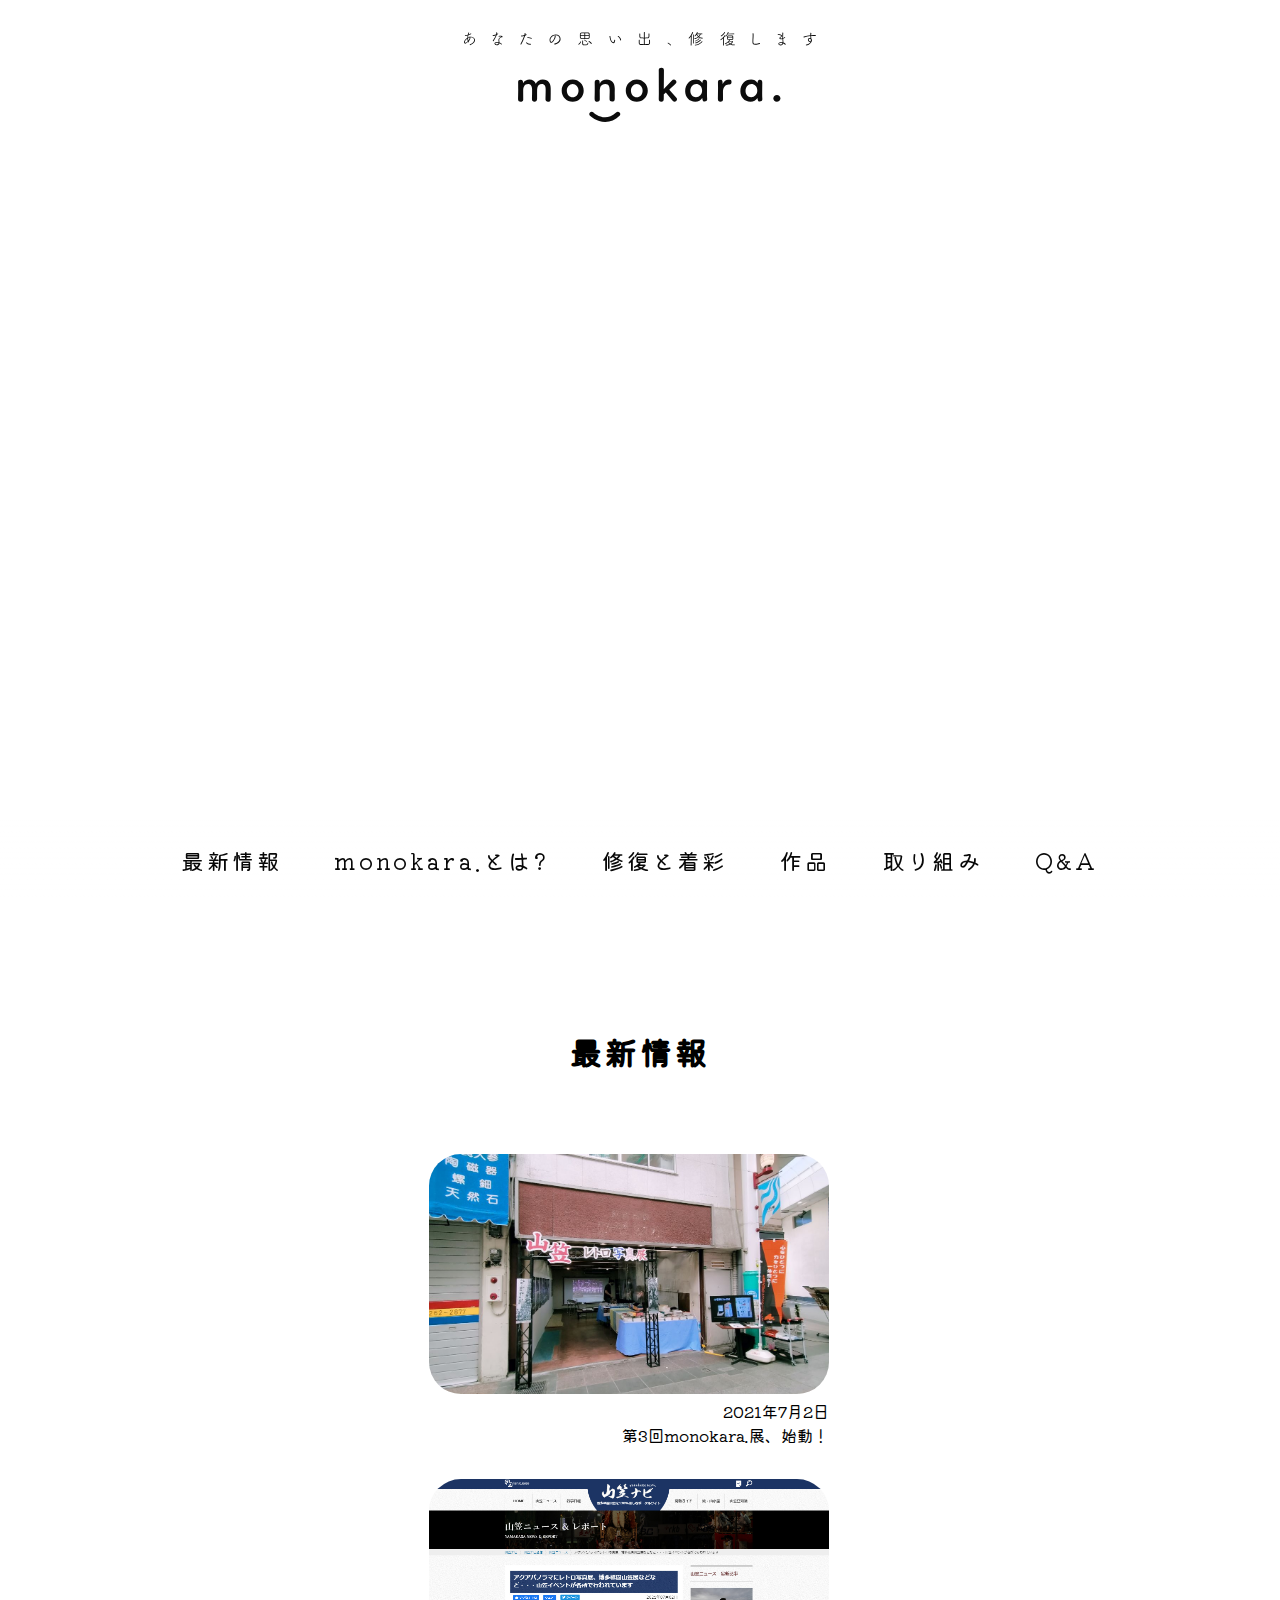
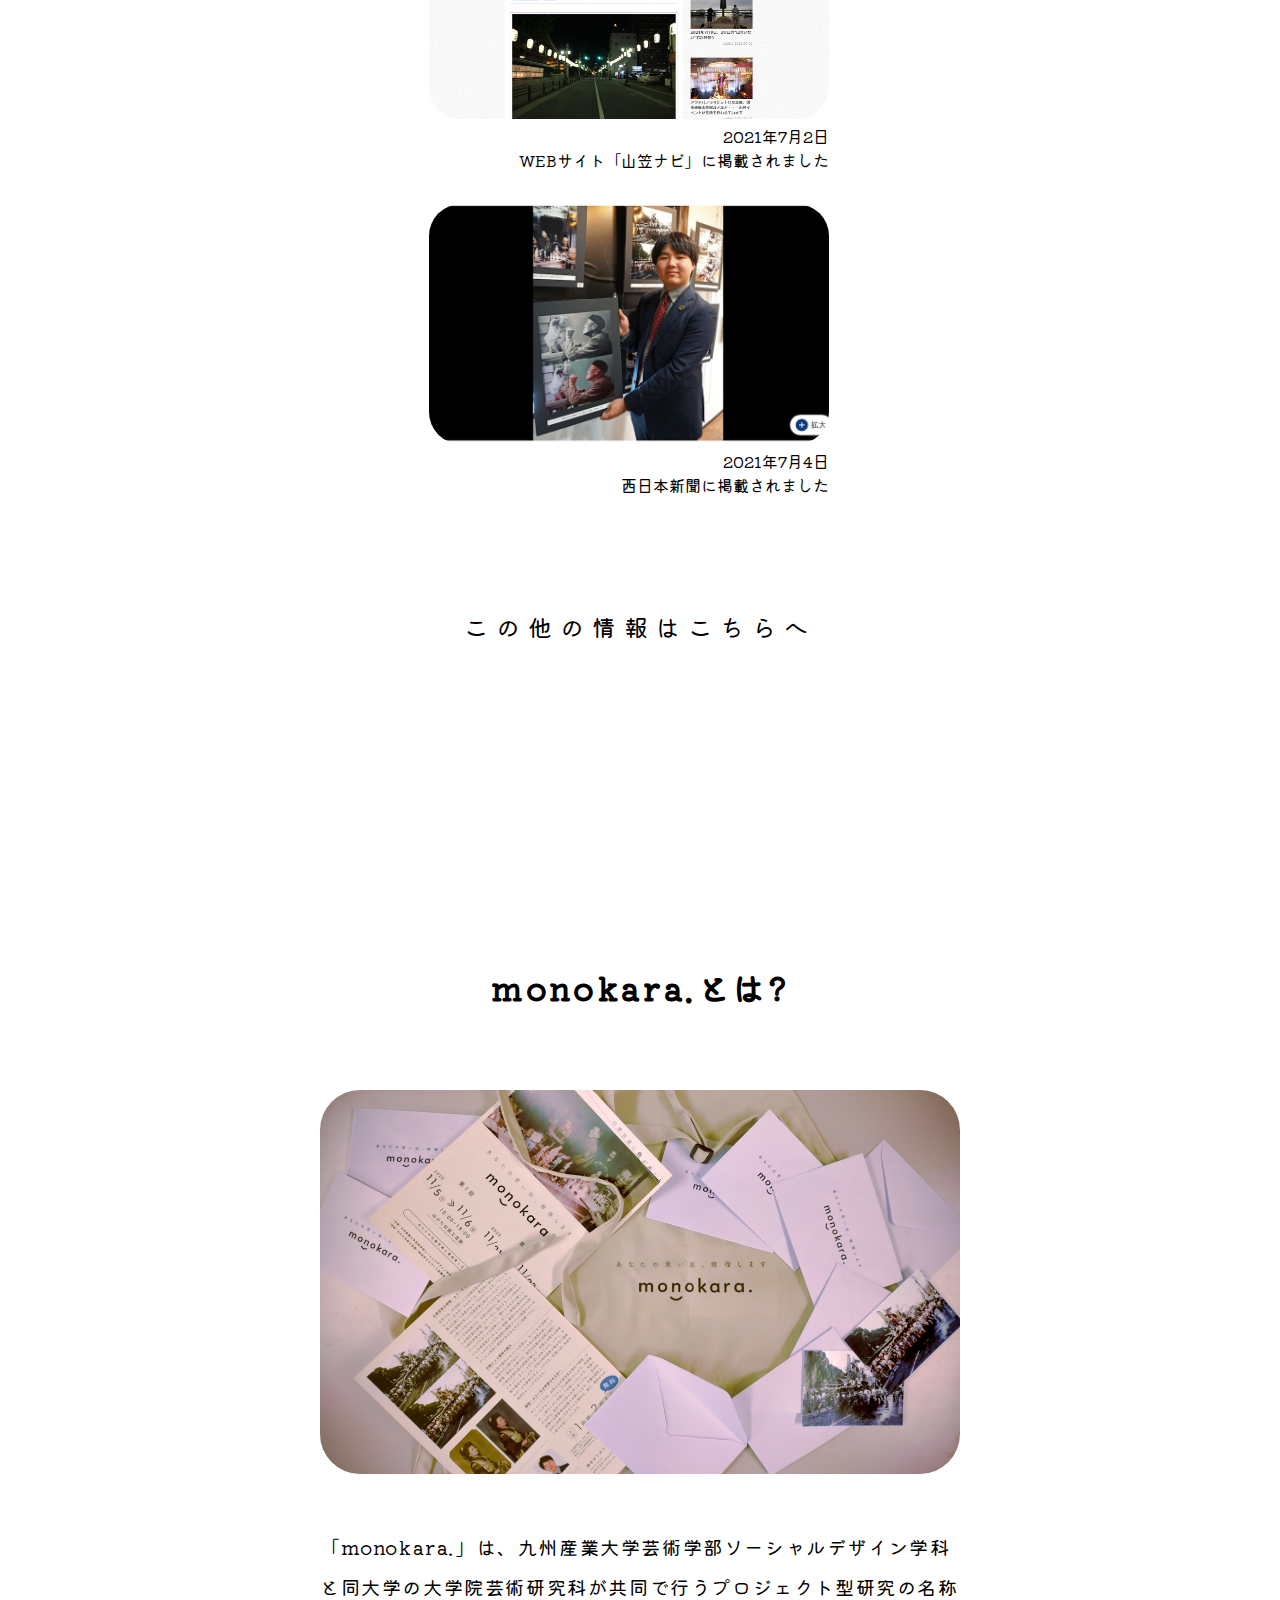
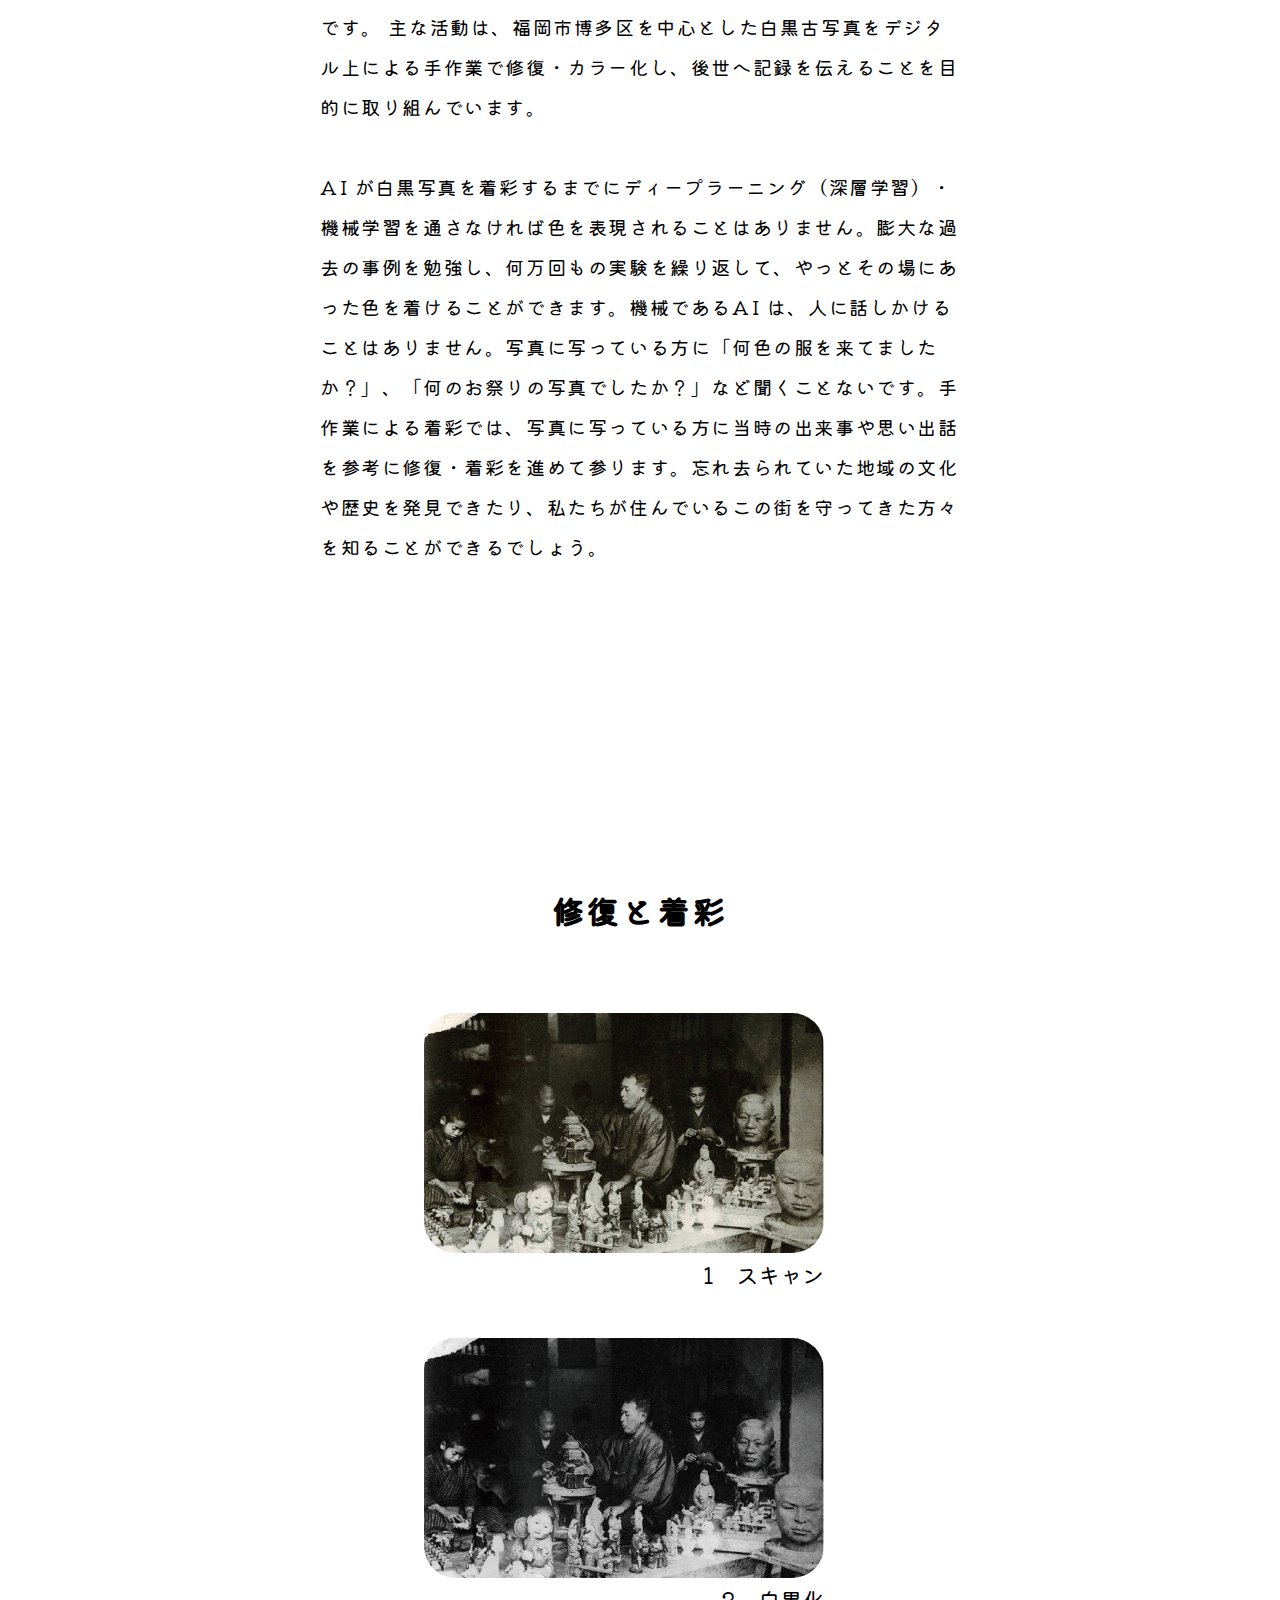
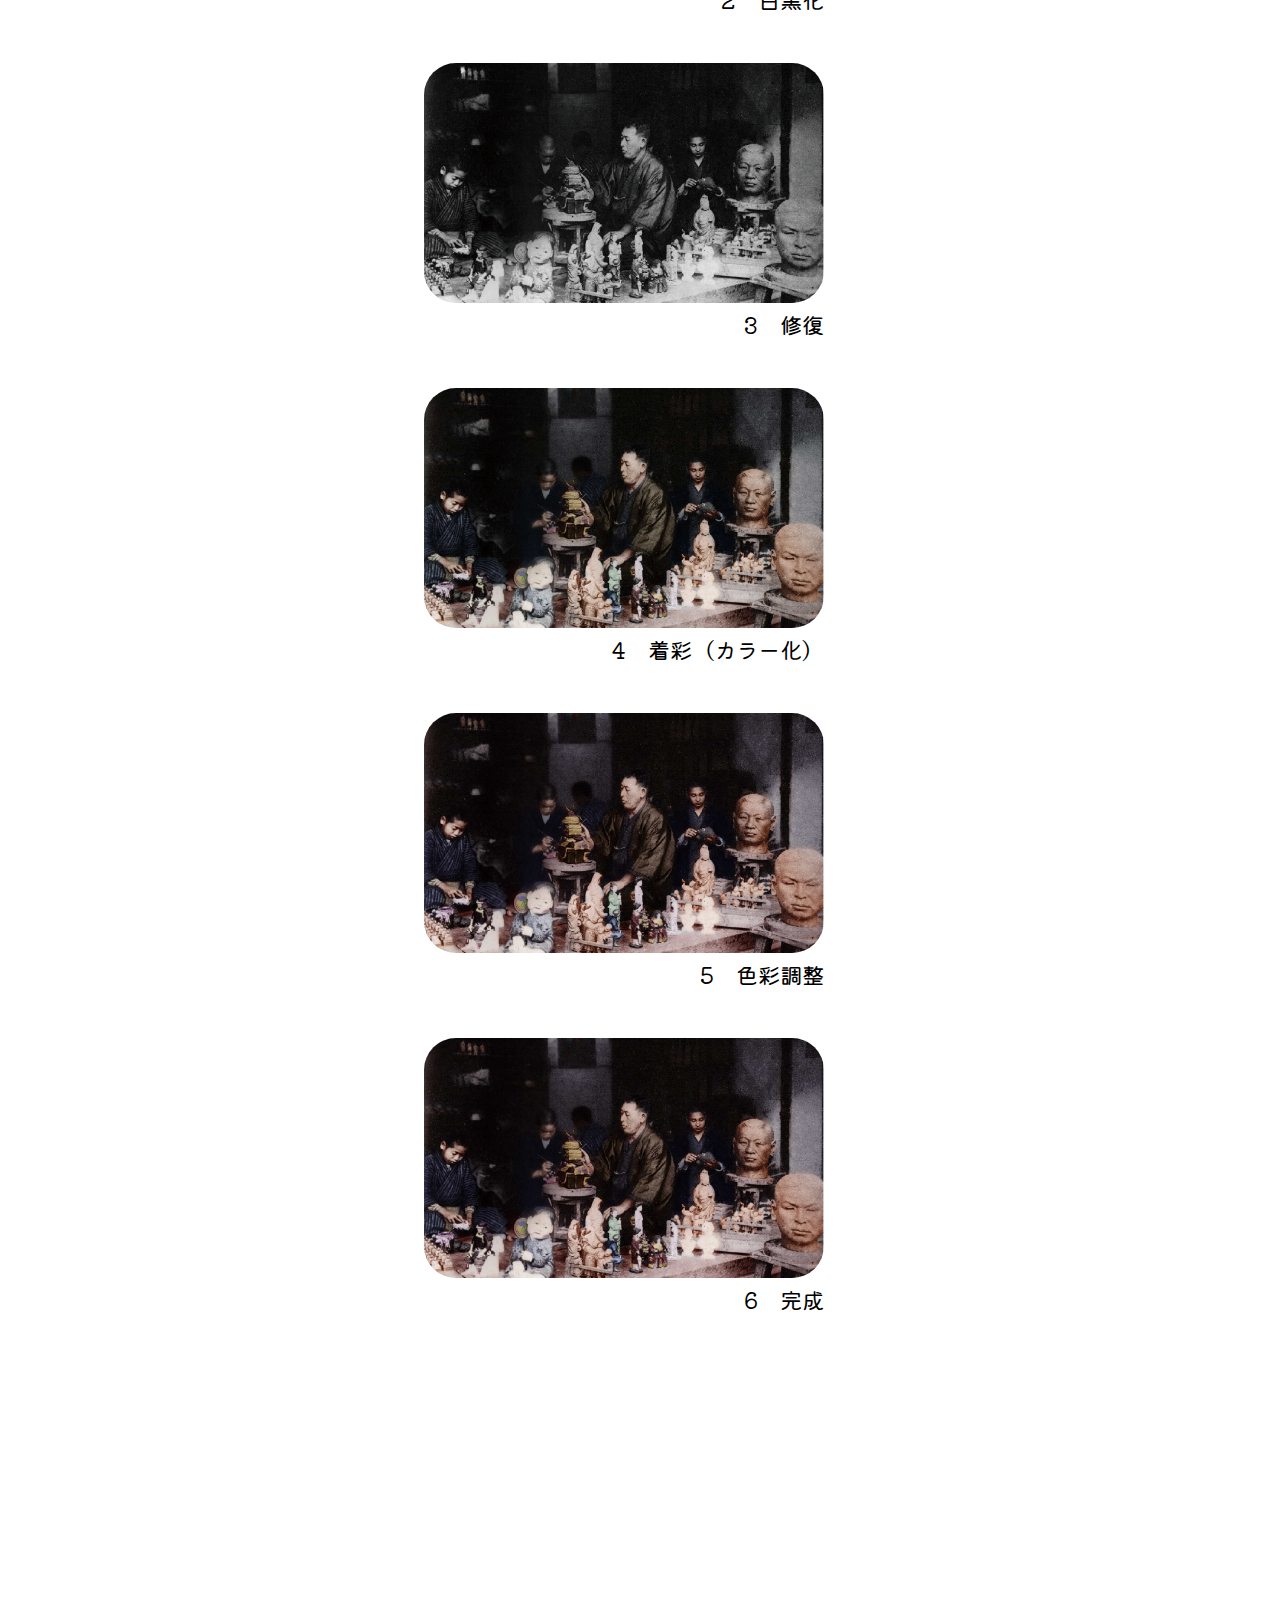
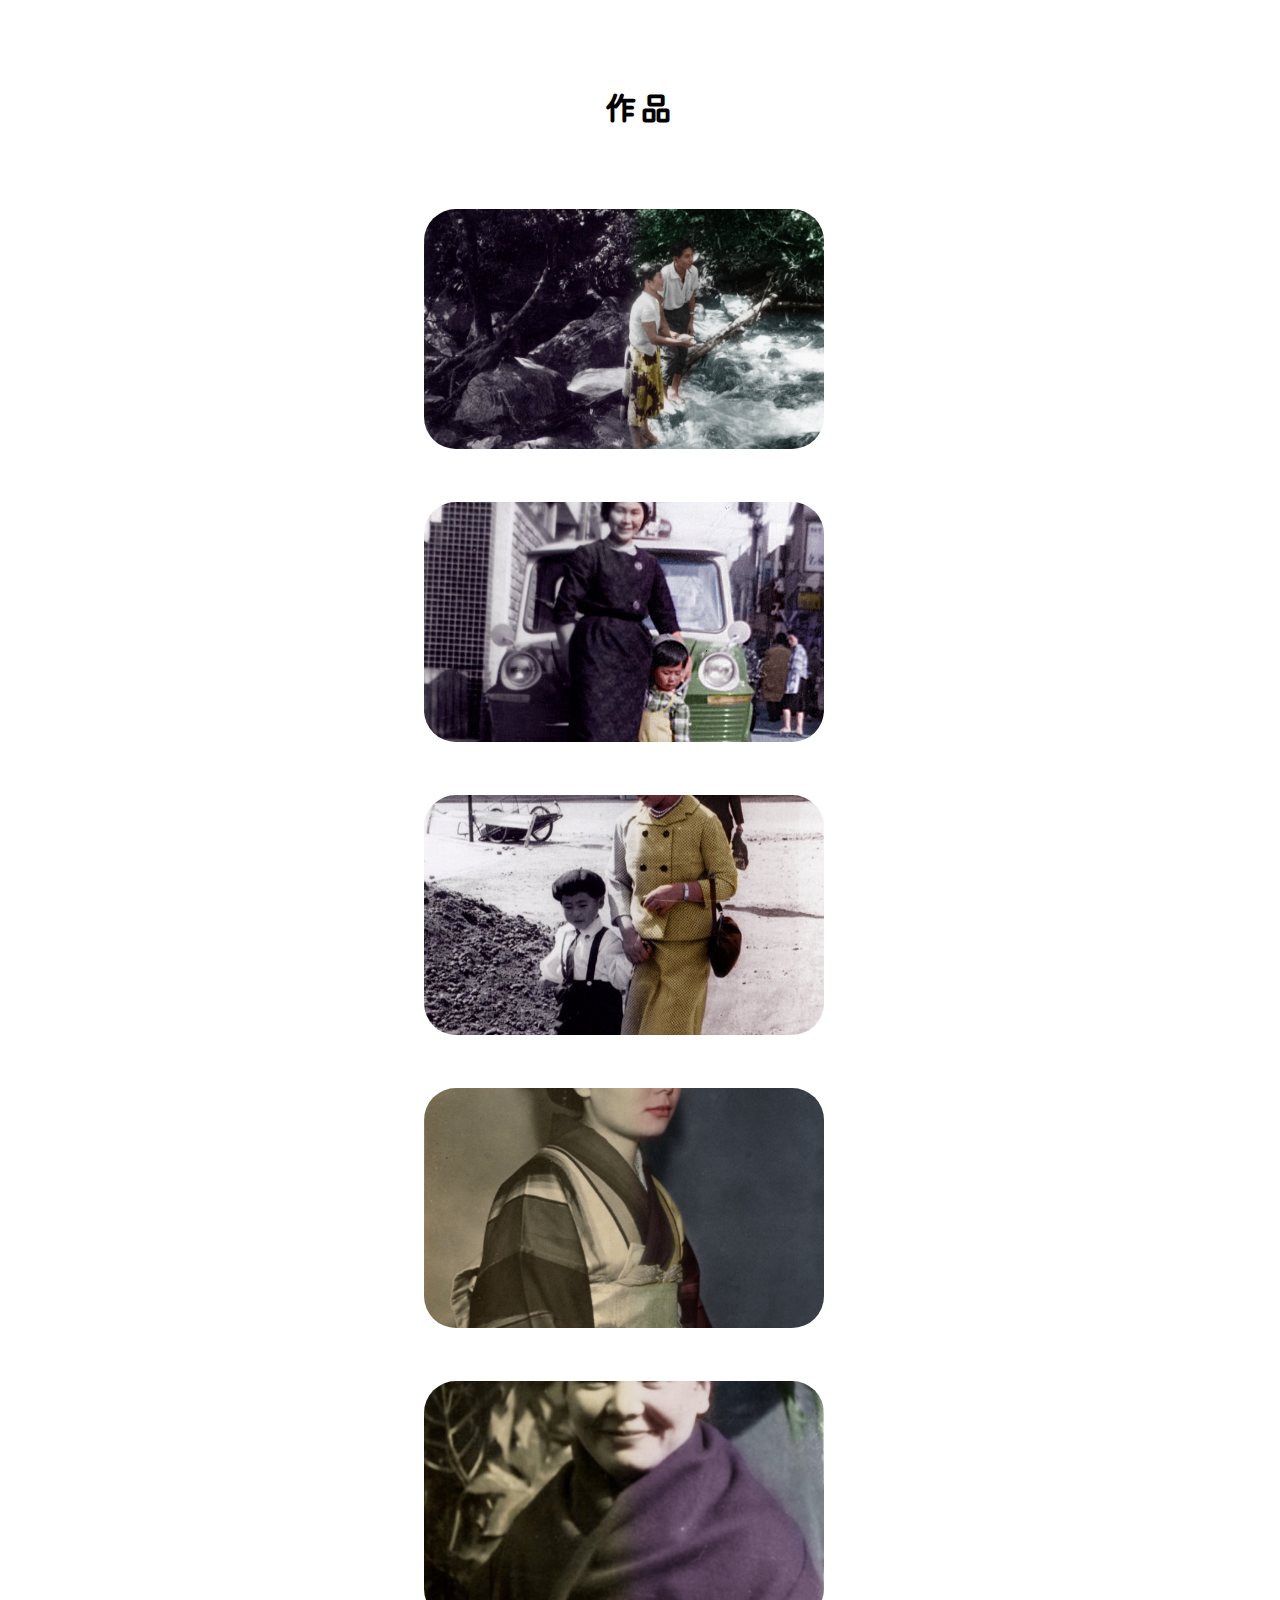
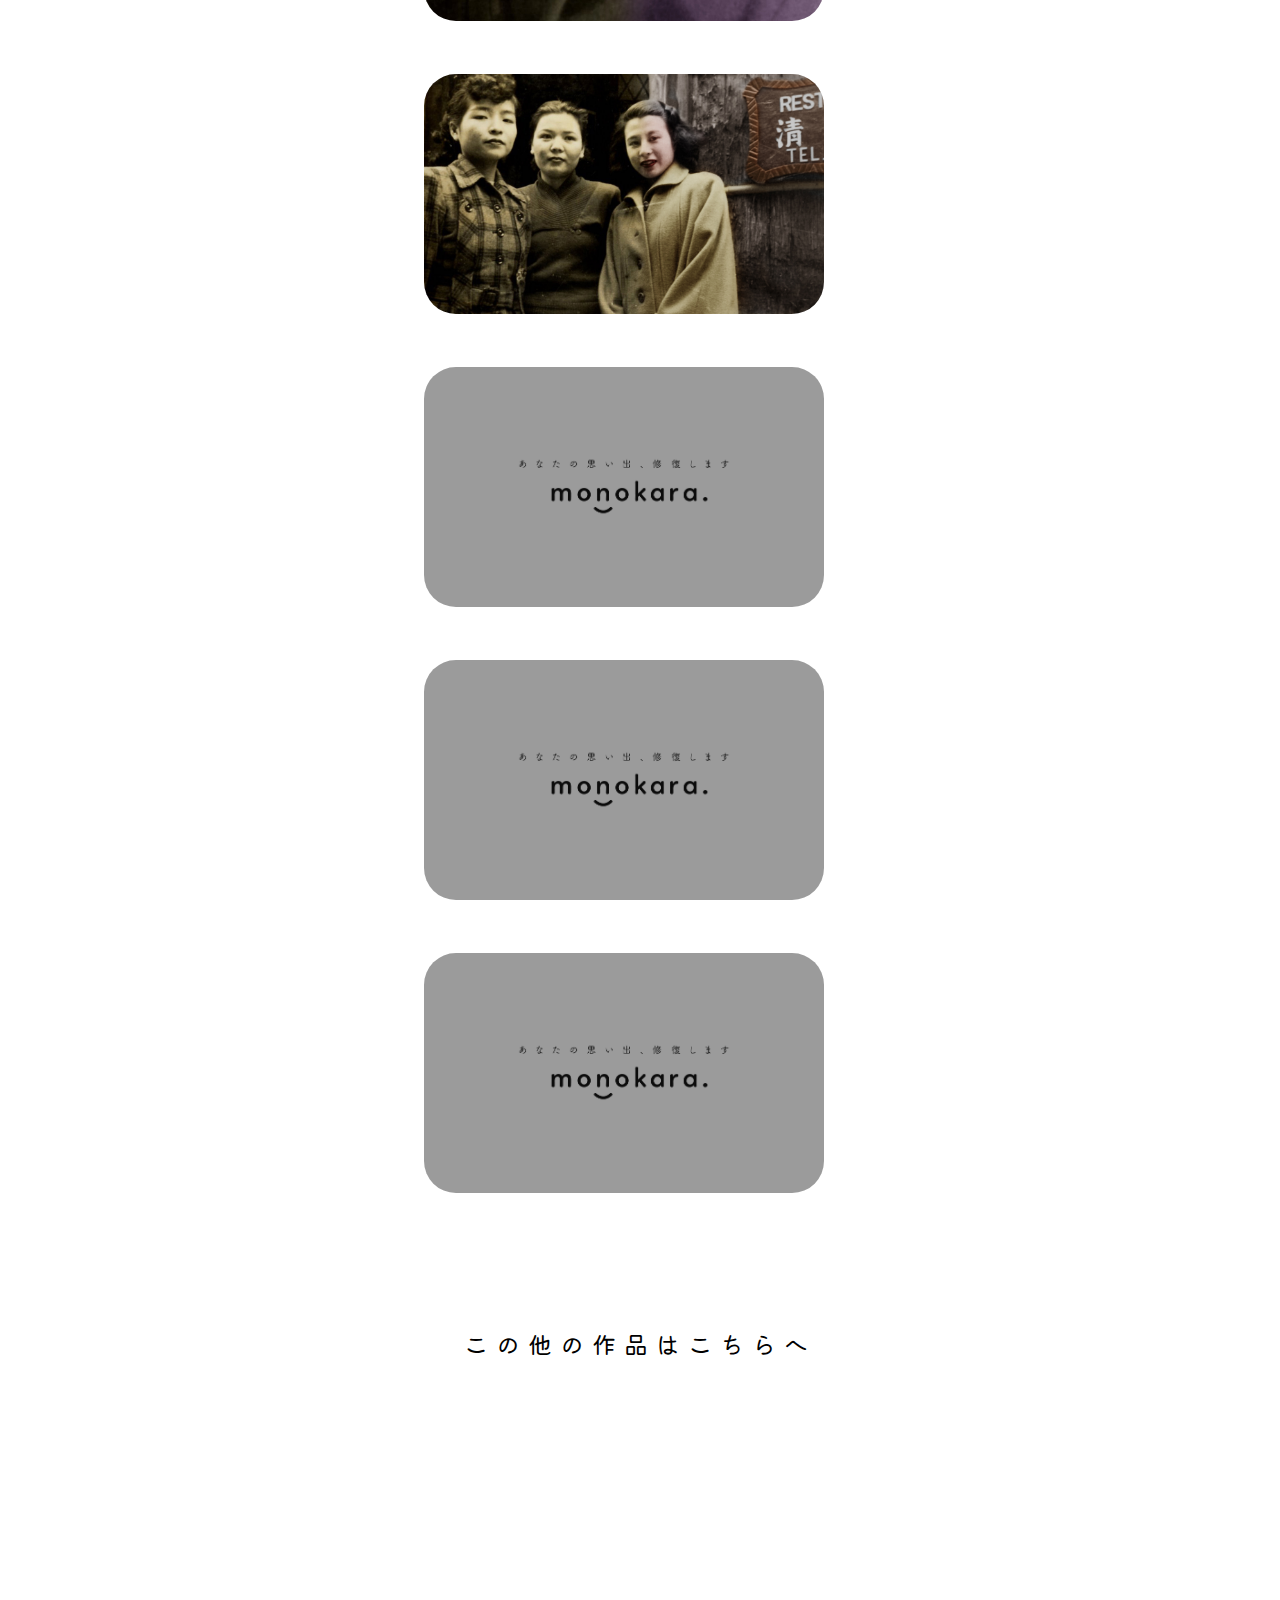
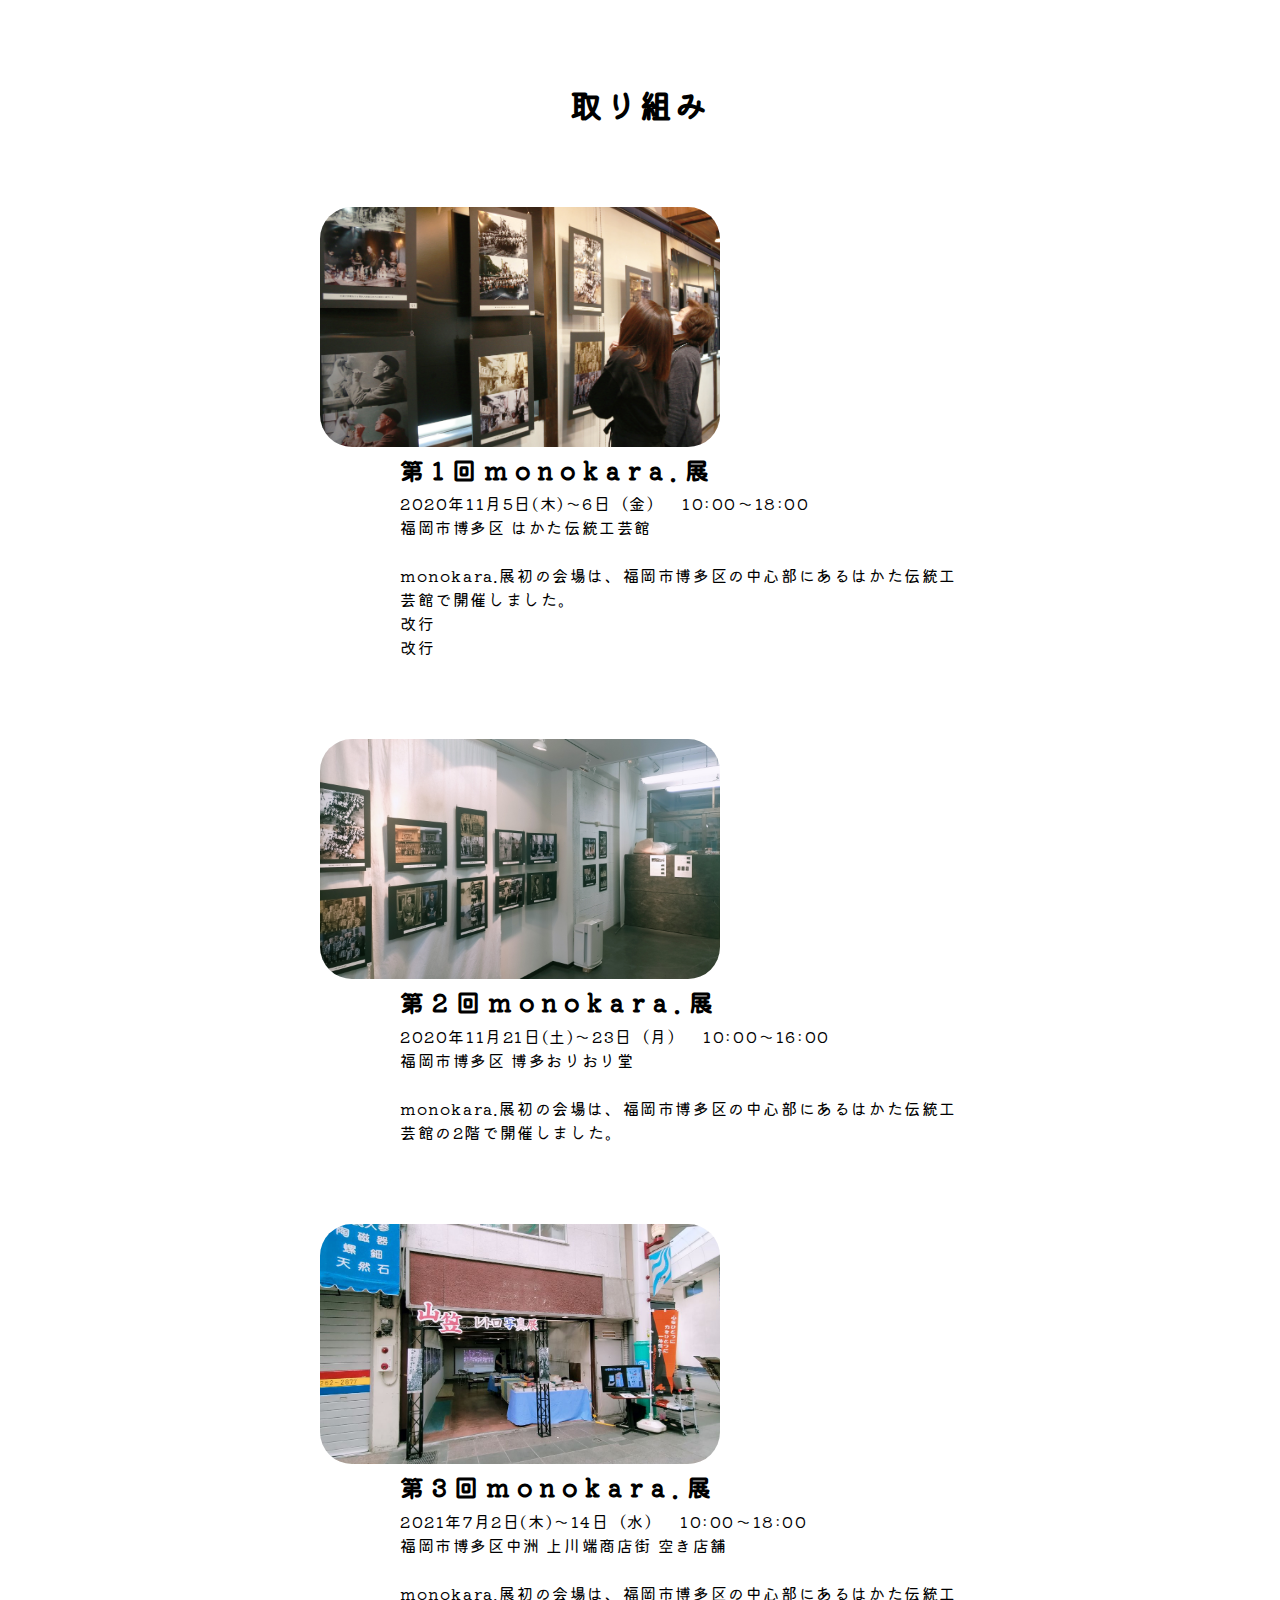
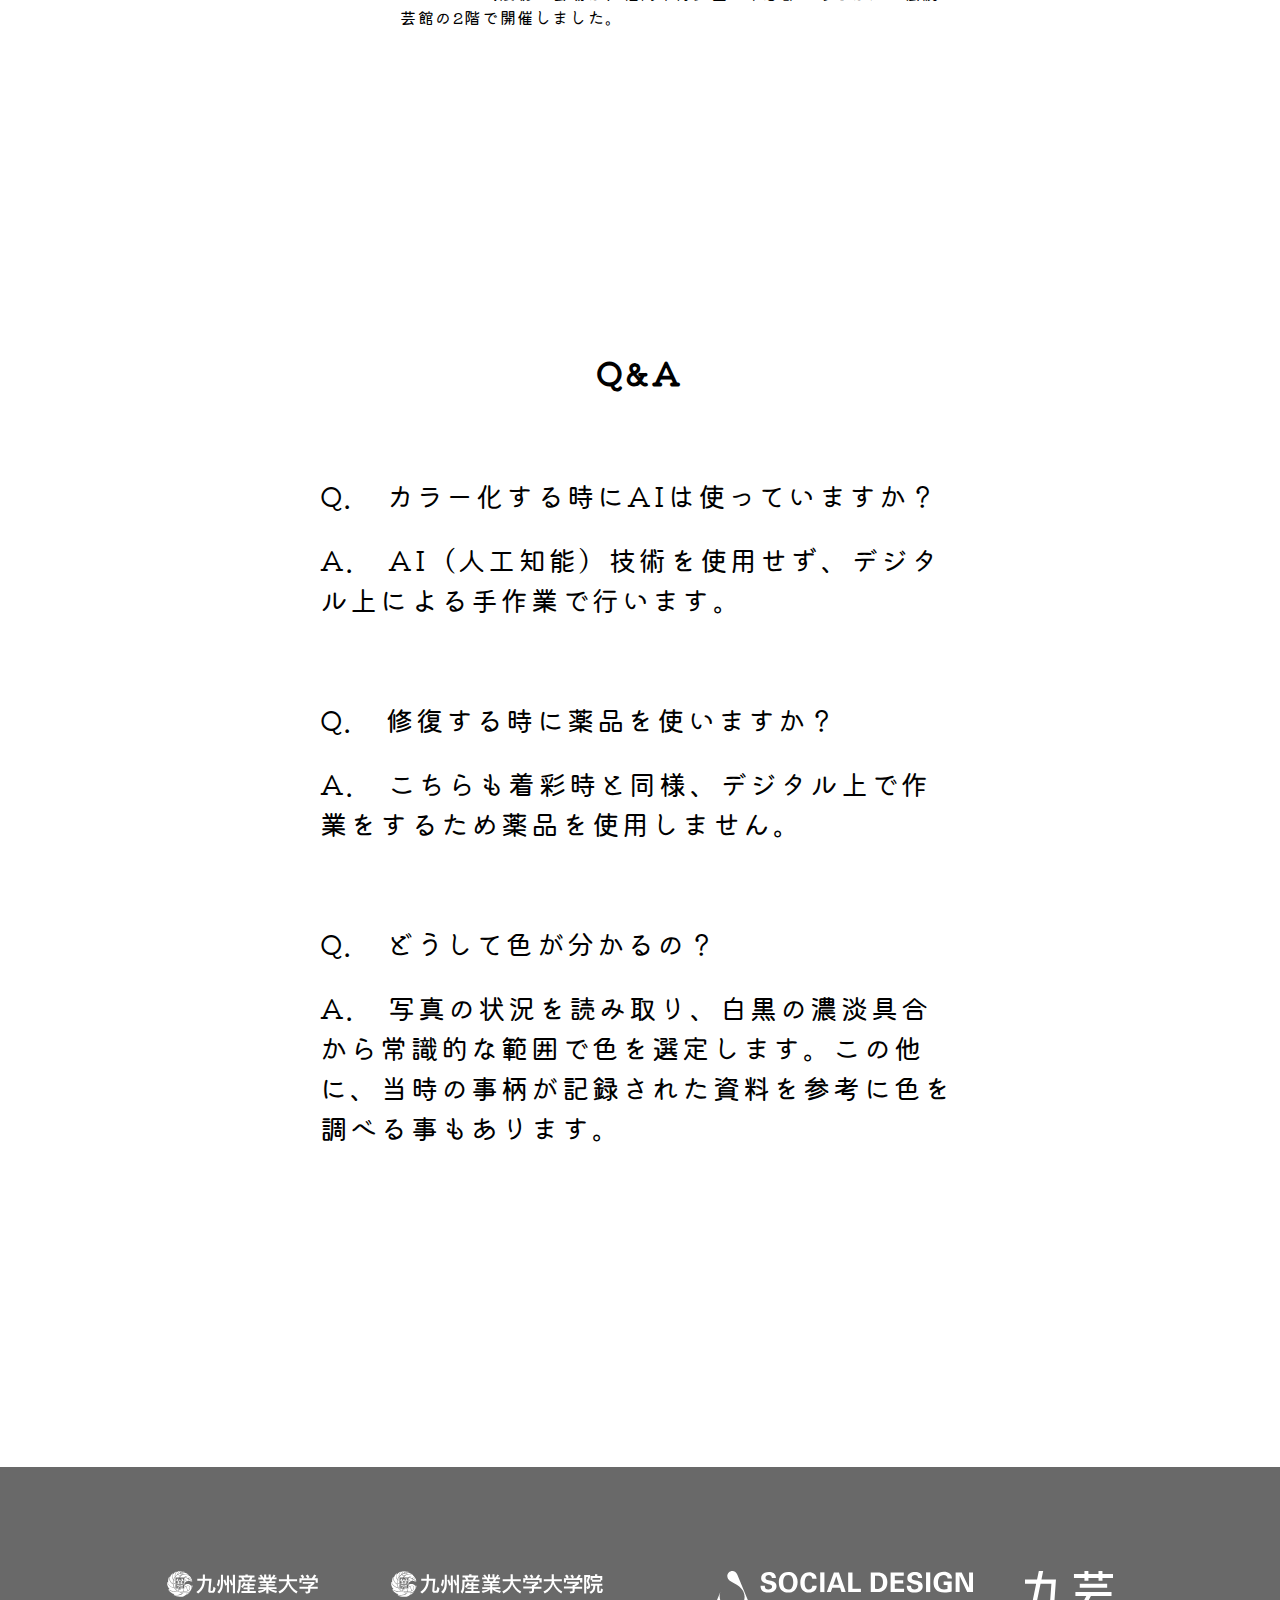
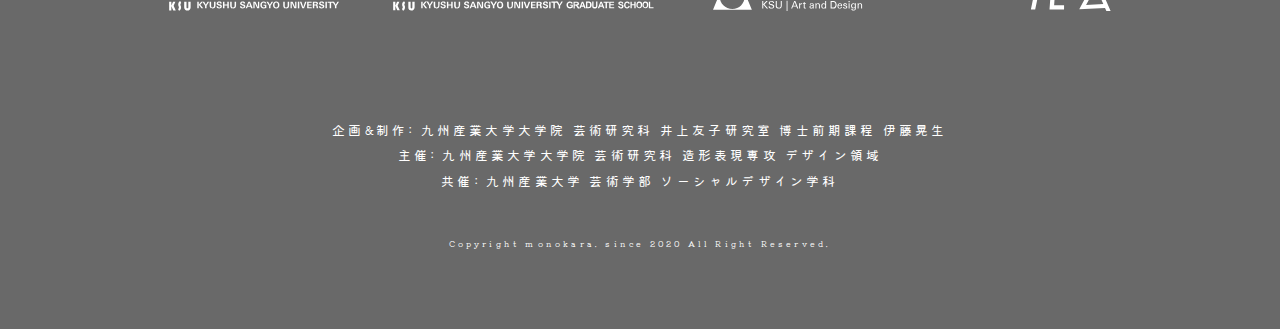
<file: index.html>
<!DOCTYPE html>
<html lang="ja">

<head>
  <meta charset="UTF-8">
  <meta name="viewport" content="width=device-width, initial-scale=1.0">
  <link rel="stylesheet" type="text/css" href="css/jquery.fancybox.css">
  <link rel="stylesheet" href="css/style.css">
  <script src="js/jquery-3.6.0.min.js"></script>
  <script src="js/jquery.fancybox.js"></script>
  <link rel="shortcut icon" href="images/favicon.ico">
  <link rel="preconnect" href="https://fonts.gstatic.com">
  <link href="https://fonts.googleapis.com/css2?family=Kiwi+Maru:wght@400&display=swap" rel="stylesheet">
  <title>monokara. -白黒古写真カラー化プロジェクト- </title>
</head>
<script>
  $(document).ready(function() {
    $('[data-fancybox]').fancybox({
      // オプションを下記に記載していきます
      loop: true, // 複数画像表示時に最初と最後をループさせる
      toolbar: false, // ツールバーの非表示
      smallBtn: true, // 小さいCloseボタン利用する
      iframe: { // iframe 関連の処理
        preload: false //iframeのプリロードをしない
      }
    });
  });
</script>

<body>

  <header>
    <div class="TopLogo">
      <img src="images/logo.svg" alt="ロゴ">
    </div>

    <div class="TopMovie">
      <iframe src="https://www.youtube.com/embed/GV_bm9DzEOU??autoplay=1&mute=1&loop=1&playlist=EV-fRaRmJ6Q&rel=0&showinfo=0&controls=0&rel=0&modestbranding=1&" title="YouTube video player" frameborder="0"
        allow="accelerometer; autoplay; clipboard-write; encrypted-media; gyroscope; picture-in-picture" allowfullscreen></iframe>
    </div>

    <nav class="TopMenu">
      <ul>
        <li><a href=”#news”>最新情報</a></li>
        <li><a href=”#about”>monokara.とは?</a></li>
        <li><a href=”#process”>修復と着彩</a></li>
        <li><a href=”#opus”>作品</a></li>
        <li><a href=”#try”>取り組み</a></li>
        <li><a href=”#question”>Q&A</a></li>
      </ul>
    </nav>
  </header>

  <main>
    <div class="news">
      <div class="BigBox">
        <h1>最新情報</h1>
        <ul>
          <li>
            <div class="box">
              <a data-fancybox="etc" data-caption="" data-type="iframe" href="news_210702.html">
                <img src="images/21071103.jpg">
                <p>2021年7月2日</p>
                <p>第3回monokara.展、始動！</p>
              </a>
            </div>
          </li>

          <li>
            <div class="box">
              <a href="https://www.hakata-yamakasa.net/yamakasanews/2021/07/02/yamakasa-event2021/">
                <img src="images/21071201.jpg">
                <p>2021年7月2日</p>
                <p>WEBサイト「山笠ナビ」に掲載されました</p>
              </a>
            </div>
          </li>

          <li>
            <div class="box">
              <a href="https://www.nishinippon.co.jp/item/n/765183/">
                <img src="images/21070601.png">
                <p>2021年7月4日</p>
                <p>西日本新聞に掲載されました</p>
              </a>
            </div>
          </li>
        </ul>

        <div class="SubText">
          <p><a href=”#”>この他の情報はこちらへ</a></p>
        </div>

      </div>
    </div>


    <div class="about">
      <div class="BigBox">
        <h1>monokara.とは?</h1>
        <div class="box1">
          <img src="images/top1.jpg">
          <p>
            「monokara.」は、九州産業大学芸術学部ソーシャルデザイン学科と同大学の大学院芸術研究科が共同で行うプロジェクト型研究の名称です。
            主な活動は、福岡市博多区を中心とした白黒古写真をデジタル上による手作業で修復・カラー化し、後世へ記録を伝えることを目的に取り組んでいます。
            <br>
            <br>
            AI が白黒写真を着彩するまでにディープラーニング（深層学習）・機械学習を通さなければ色を表現されることはありません。膨大な過去の事例を勉強し、何万回もの実験を繰り返して、やっとその場にあった色を着けることができます。機械であるAI
            は、人に話しかけることはありません。写真に写っている方に「何色の服を来てましたか？」、「何のお祭りの写真でしたか？」など聞くことないです。手作業による着彩では、写真に写っている方に当時の出来事や思い出話を参考に修復・着彩を進めて参ります。忘れ去られていた地域の文化や歴史を発見できたり、私たちが住んでいるこの街を守ってきた方々を知ることができるでしょう。
          </p>
        </div>

      </div>
    </div>


    <div class="process">
      <div class="BigBox1">
        <h1>修復と着彩</h1>
        <ul>
          <li>
            <div class="box2">
              <a data-fancybox="etc" data-caption="" data-type="iframe" href="process01.html">
              <img src="images/A1.png">
              </a>
              <p>1　スキャン</p>
            </div>
          </li>

          <li>
            <div class="box2">
              <a data-fancybox="etc" data-caption="" data-type="iframe" href="process02.html">
              <img src="images/A2.png">
              </a>
              <p>2　白黒化</p>
            </div>
          </li>

          <li>
            <div class="box2">
              <a data-fancybox="etc" data-caption="" data-type="iframe" href="process03.html">
              <img src="images/A3.png">
              </a>
              <p>3　修復</p>
            </div>
          </li>
          <li>
            <div class="box2">
              <a data-fancybox="etc" data-caption="" data-type="iframe" href="process04.html">
              <img src="images/A4.png">
              </a>
              <p>4　着彩（カラー化）</p>
            </div>
          </li>

          <li>
            <div class="box2">
              <a data-fancybox="etc" data-caption="" data-type="iframe" href="process05.html">
              <img src="images/A5.png">
              </a>
              <p>5　色彩調整</p>
            </div>
          </li>

          <li>
            <div class="box2">
              <a data-fancybox="etc" data-caption="" data-type="iframe" href="process06.html">
              <img src="images/A5.png">
              </a>
              <p>6　完成</p>
            </div>
          </li>
        </ul>
      </div>
    </div>


    <div class="opus">
      <div class="BigBox1">
        <h1>作品</h1>
        <ul>
          <li>
            <div class="box2">
              <img src="images/001.jpg">
            </div>
          </li>

          <li>
            <div class="box2">
              <img src="images/002.jpg">
            </div>
          </li>

          <li>
            <div class="box2">
              <img src="images/003.jpg">
            </div>
          </li>
          <li>
            <div class="box2">
              <img src="images/004.jpg">
            </div>
          </li>

          <li>
            <div class="box2">
              <img src="images/005.jpg">
            </div>
          </li>

          <li>
            <div class="box2">
              <img src="images/006.jpg">
            </div>
          </li>

          <li>
            <div class="box2">
              <img src="images/LogoImage.jpg">
            </div>
          </li>

          <li>
            <div class="box2">
              <img src="images/LogoImage.jpg">
            </div>
          </li>

          <li>
            <div class="box2">
              <img src="images/LogoImage.jpg">
            </div>
          </li>
        </ul>

        <p><a href=”#”>この他の作品はこちらへ</a></p>

      </div>
    </div>


    <div class="try">
      <div class="BigBox1">
        <h1>取り組み</h1>
        <div class="ArticleBox">
          <li>
            <img src="images/21070603.jpg">
          </li>
          <li>
            <div class="ArticleBox-right">
              <h2>第1回monokara.展</h2>
              <p>2020年11月5日(木)～6日（金）　10:00～18:00</p>
              <p>福岡市博多区 はかた伝統工芸館</p>
              <br>
              <p>monokara.展初の会場は、福岡市博多区の中心部にあるはかた伝統工芸館で開催しました。<br>
                改行<br>
                改行<br>
              </p>
            </div>
          </li>
        </div>
        <div class="ArticleBox">
          <li>
            <img src="images/21071102.jpg">
          </li>
          <li>
            <div class="ArticleBox-right">
              <h2>第2回monokara.展</h2>
              <p>2020年11月21日(土)～23日（月）　10:00～16:00</p>
              <p>福岡市博多区 博多おりおり堂</p>
              <br>
              <p>monokara.展初の会場は、福岡市博多区の中心部にあるはかた伝統工芸館の2階で開催しました。
              </p>
            </div>
          </li>
        </div>
        <div class="ArticleBox">
          <li>
            <img src="images/21071103.jpg">
          </li>
          <li>
            <div class="ArticleBox-right">
              <h2>第3回monokara.展</h2>
              <p>2021年7月2日(木)～14日（水）　10:00～18:00</p>
              <p>福岡市博多区中洲 上川端商店街 空き店舗</p>
              <br>
              <p>monokara.展初の会場は、福岡市博多区の中心部にあるはかた伝統工芸館の2階で開催しました。
              </p>
            </div>
          </li>
        </div>
      </div>
    </div>


    <div class="question">
      <div class="BigBox">
        <h1>Q&A</h1>
        <div class="box3">
          <p>Q.　カラー化する時にAIは使っていますか？</p>
          <br>
          <p>A.　AI（人工知能）技術を使用せず、デジタル上による手作業で行います。</p>
        </div>
        <div class="box3">
          <p>Q.　修復する時に薬品を使いますか？</p>
          <br>
          <p>A.　こちらも着彩時と同様、デジタル上で作業をするため薬品を使用しません。</p>
        </div>
        <div class="box3">
          <p>Q.　どうして色が分かるの？</p>
          <br>
          <p>A.　写真の状況を読み取り、白黒の濃淡具合から常識的な範囲で色を選定します。この他に、当時の事柄が記録された資料を参考に色を調べる事もあります。</p>
        </div>
      </div>
    </div>


  </main>



  <footer>
    <div class="FooterBox">
      <div class="UnderLogo">
        <ul>
          <li>
            <a href="https://www.kyusan-u.ac.jp/"><img src="images/university.svg" alt="九州産業大学"></a>
          </li>
          <li>
            <a href="https://vision.ip.kyusan-u.ac.jp/art-gs/?%E8%8A%B8%E8%A1%93%E7%A0%94%E7%A9%B6%E7%A7%91"><img src="images/university_graduate.svg" alt="九州産業大学大学院"></a>
          </li>
          <li>
            <a href="http://design.kyusan-u.ac.jp/socialdesign/?SocialDesign"><img src="images/socialdesign.svg" alt="ソーシャルデザイン学科"></a>
          </li>

          <li>
            <a href="https://www.kyusan-u.ac.jp/kyugei/"><img src="images/kyugei.svg" alt="九芸"></a>
          </li>
        </ul>
      </div>

      <div class="Undertext">
        <div class="Undertext-a">
          <a>企画&制作: 九州産業大学大学院 芸術研究科 井上友子研究室 博士前期課程 伊藤晃生</a>
        </div>
        <div class="Undertext-a">
          <a>主催: 九州産業大学大学院 芸術研究科 造形表現専攻 デザイン領域 </a>
        </div>
        <div class="Undertext-a">
          <a>共催: 九州産業大学 芸術学部 ソーシャルデザイン学科</a>
        </div>
      </div>

      <div class="copy-a">
        <a>Copyright monokara. since 2020 All Right Reserved.</a>
      </div>
    </div>

  </footer>


</body>

</html>
</file>
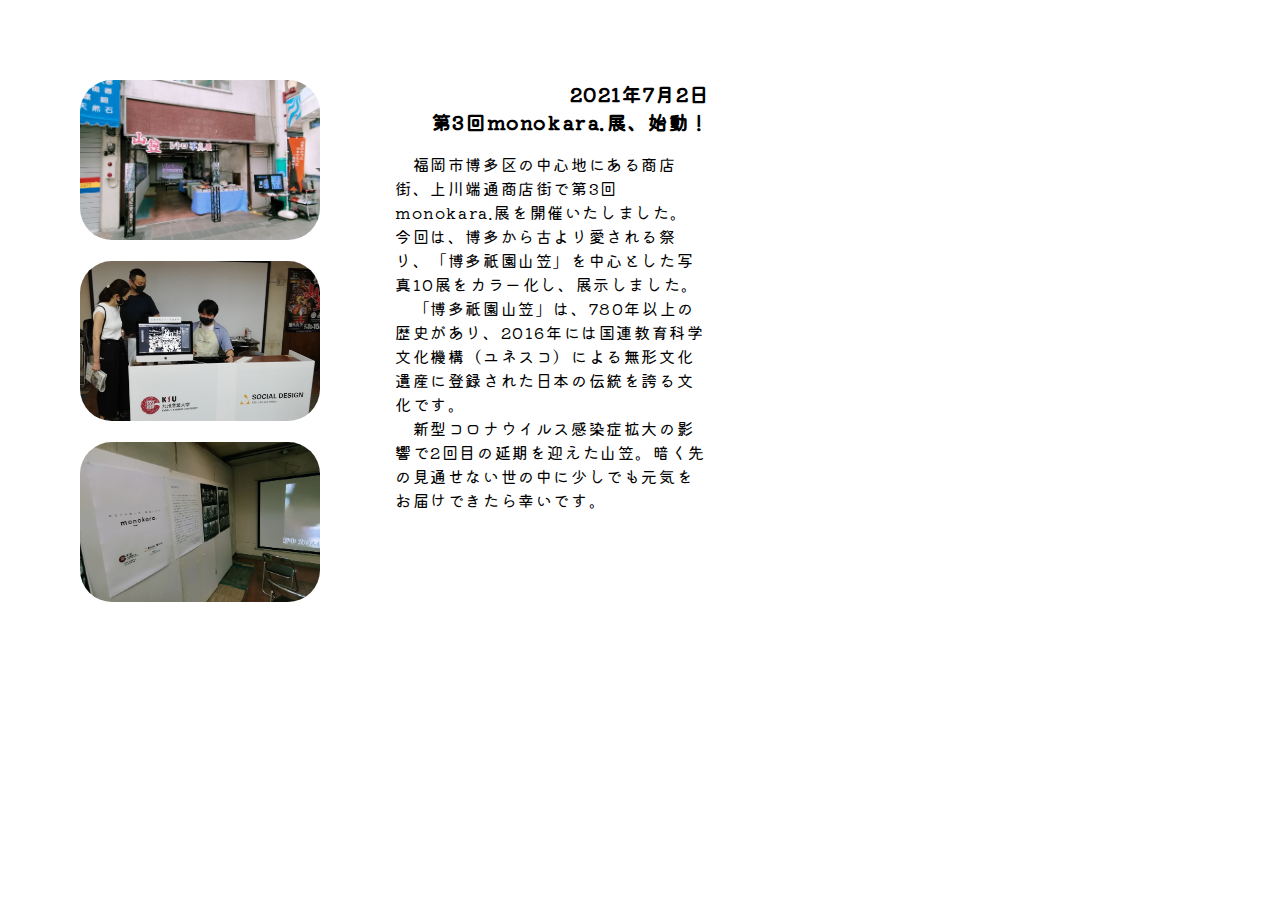
<file: n01.html>
<!DOCTYPE html>
<html lang="ja">

<head>
  <meta charset="UTF-8">
  <link rel="stylesheet" href="css/ModalWindow.css">
  <link rel="shortcut icon" href="images/favicon.ico">
  <link rel="preconnect" href="https://fonts.gstatic.com">
  <link href="https://fonts.googleapis.com/css2?family=Kiwi+Maru:wght@400&display=swap" rel="stylesheet">
  <title>ニュース01</title>
</head>

<body>
  <div class="Window">

    <div class="WindowLeft">
      <img src="images/21071103.jpg">
      <img src="images/21071104.jpg">
      <img src="images/21071105.jpg">
    </div>

    <div class="WindowRight">
      <div class="TitleH3">
        <h3>2021年7月2日</h3>
        <h3>第3回monokara.展、始動！</h3>
      </div>
      <p>　福岡市博多区の中心地にある商店街、上川端通商店街で第3回monokara.展を開催いたしました。
        今回は、博多から古より愛される祭り、「博多祇園山笠」を中心とした写真10展をカラー化し、展示しました。<br>
        　「博多祇園山笠」は、780年以上の歴史があり、2016年には国連教育科学文化機構（ユネスコ）による無形文化遺産に登録された日本の伝統を誇る文化です。<br>
        　新型コロナウイルス感染症拡大の影響で2回目の延期を迎えた山笠。暗く先の見通せない世の中に少しでも元気をお届けできたら幸いです。</p>
    </div>
  </div>

</body>

</html>
</file>
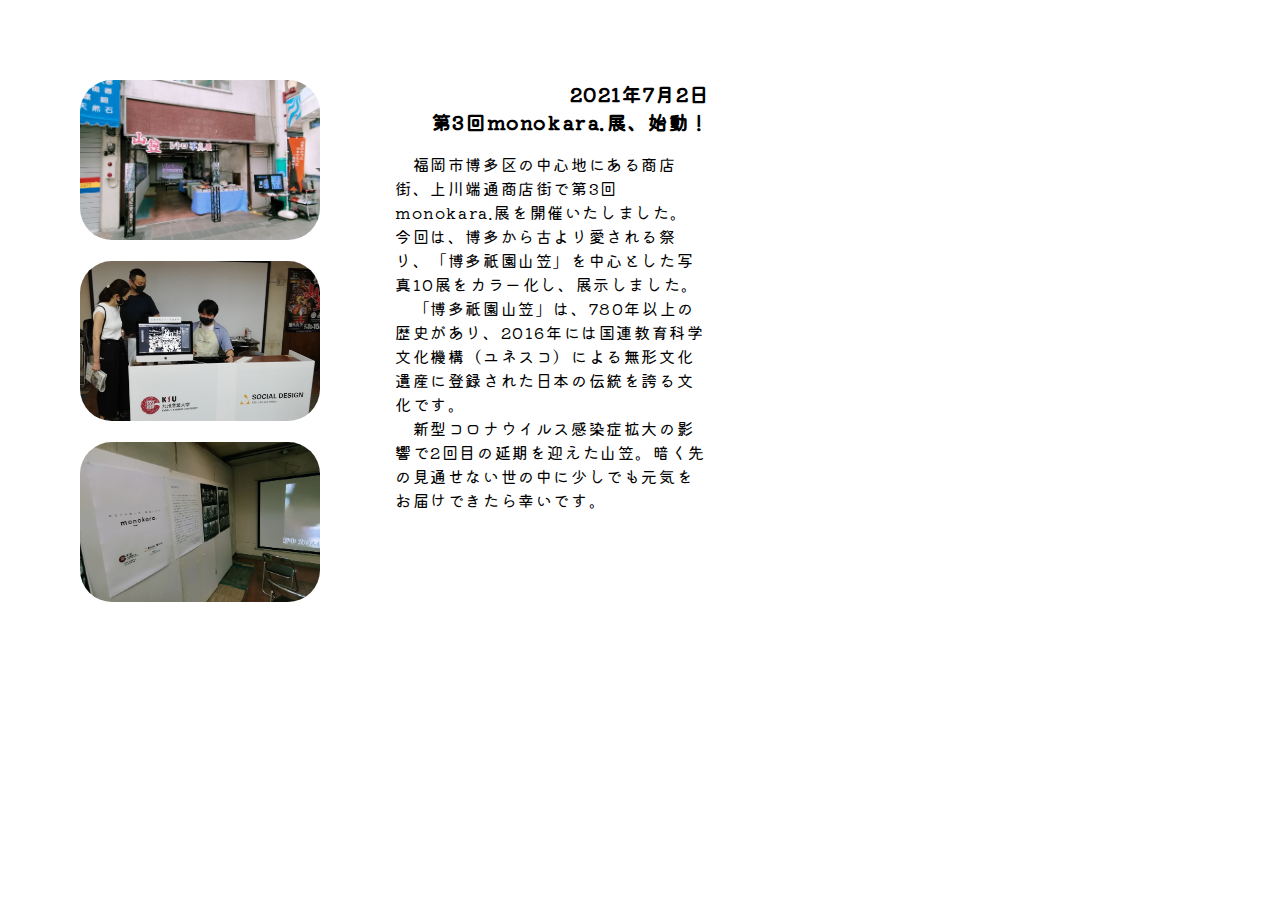
<file: news_210702.html>
<!DOCTYPE html>
<html lang="ja">

<head>
  <meta charset="UTF-8">
  <link rel="stylesheet" href="css/ModalWindow.css">
  <link rel="shortcut icon" href="images/favicon.ico">
  <link rel="preconnect" href="https://fonts.gstatic.com">
  <link href="https://fonts.googleapis.com/css2?family=Kiwi+Maru:wght@400&display=swap" rel="stylesheet">
  <title>210702</title>
</head>

<body>
  <div class="Window">

    <div class="WindowLeft">
      <img src="images/21071103.jpg">
      <img src="images/21071104.jpg">
      <img src="images/21071105.jpg">
    </div>

    <div class="WindowRight">
      <div class="TitleH3">
        <h3>2021年7月2日</h3>
        <h3>第3回monokara.展、始動！</h3>
      </div>
      <p>　福岡市博多区の中心地にある商店街、上川端通商店街で第3回monokara.展を開催いたしました。
        今回は、博多から古より愛される祭り、「博多祇園山笠」を中心とした写真10展をカラー化し、展示しました。<br>
        　「博多祇園山笠」は、780年以上の歴史があり、2016年には国連教育科学文化機構（ユネスコ）による無形文化遺産に登録された日本の伝統を誇る文化です。<br>
        　新型コロナウイルス感染症拡大の影響で2回目の延期を迎えた山笠。暗く先の見通せない世の中に少しでも元気をお届けできたら幸いです。</p>
    </div>
  </div>

</body>

</html>
</file>
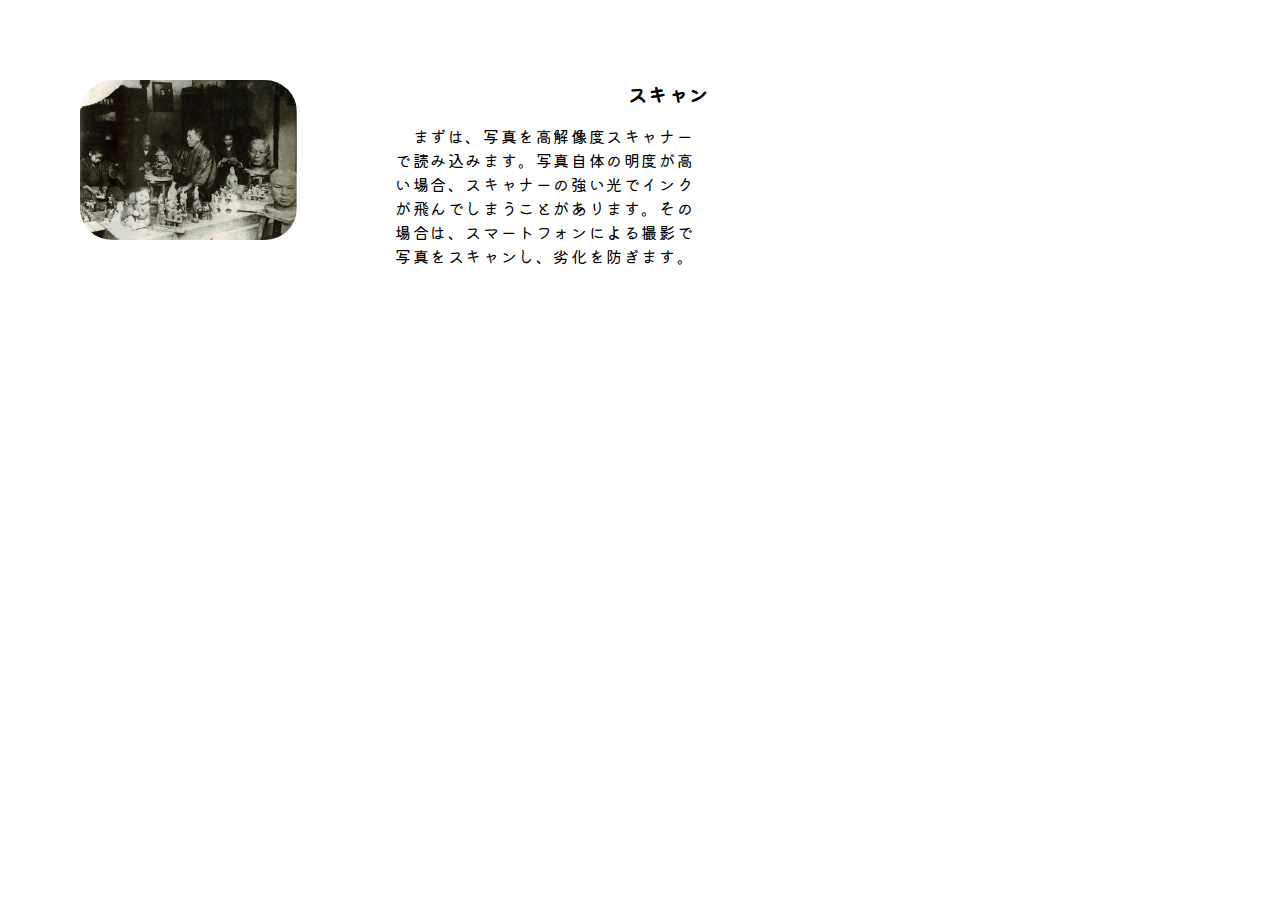
<file: process01.html>
<!DOCTYPE html>
<html lang="ja">

<head>
  <meta charset="UTF-8">
  <link rel="stylesheet" href="css/ModalWindow.css">
  <link rel="shortcut icon" href="images/favicon.ico">
  <link rel="preconnect" href="https://fonts.gstatic.com">
  <link href="https://fonts.googleapis.com/css2?family=Kiwi+Maru:wght@400&display=swap" rel="stylesheet">
  <title>210702</title>
</head>

<body>
  <div class="Window">

    <div class="WindowLeft">
      <img src="images/A1.png">
    </div>

    <div class="WindowRight">
      <div class="TitleH3">
        <h3>スキャン</h3>
      </div>
      <p>　まずは、写真を高解像度スキャナーで読み込みます。写真自体の明度が高い場合、スキャナーの強い光でインクが飛んでしまうことがあります。その場合は、スマートフォンによる撮影で写真をスキャンし、劣化を防ぎます。</p>
    </div>
  </div>

</body>

</html>
</file>
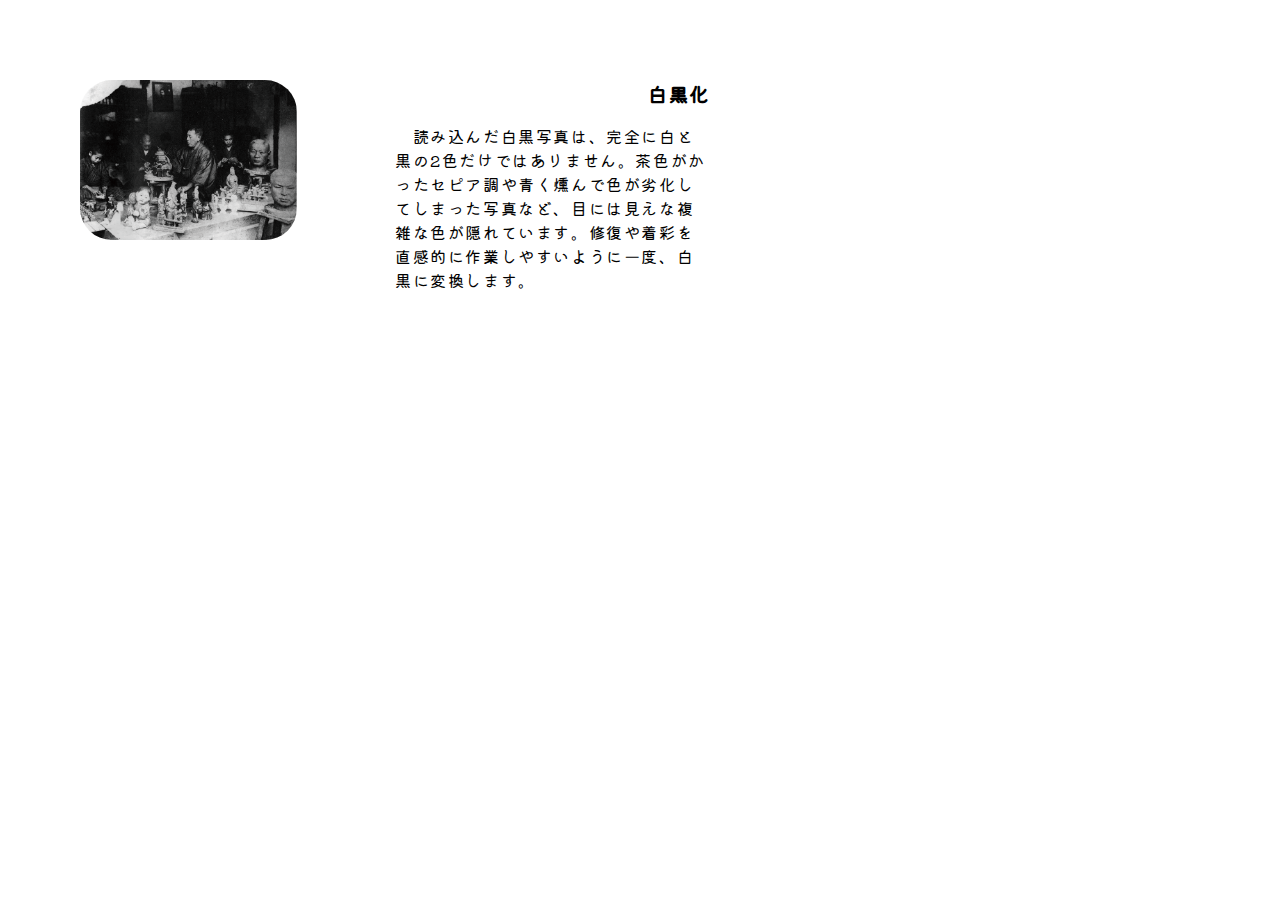
<file: process02.html>
<!DOCTYPE html>
<html lang="ja">

<head>
  <meta charset="UTF-8">
  <link rel="stylesheet" href="css/ModalWindow.css">
  <link rel="shortcut icon" href="images/favicon.ico">
  <link rel="preconnect" href="https://fonts.gstatic.com">
  <link href="https://fonts.googleapis.com/css2?family=Kiwi+Maru:wght@400&display=swap" rel="stylesheet">
  <title>210702</title>
</head>

<body>
  <div class="Window">

    <div class="WindowLeft">
      <img src="images/A2.png">
    </div>

    <div class="WindowRight">
      <div class="TitleH3">
        <h3>白黒化</h3>
      </div>
      <p>　読み込んだ白黒写真は、完全に白と黒の2色だけではありません。茶色がかったセピア調や青く燻んで色が劣化してしまった写真など、目には見えな複雑な色が隠れています。修復や着彩を直感的に作業しやすいように一度、白黒に変換します。</p>
    </div>
  </div>

</body>

</html>
</file>
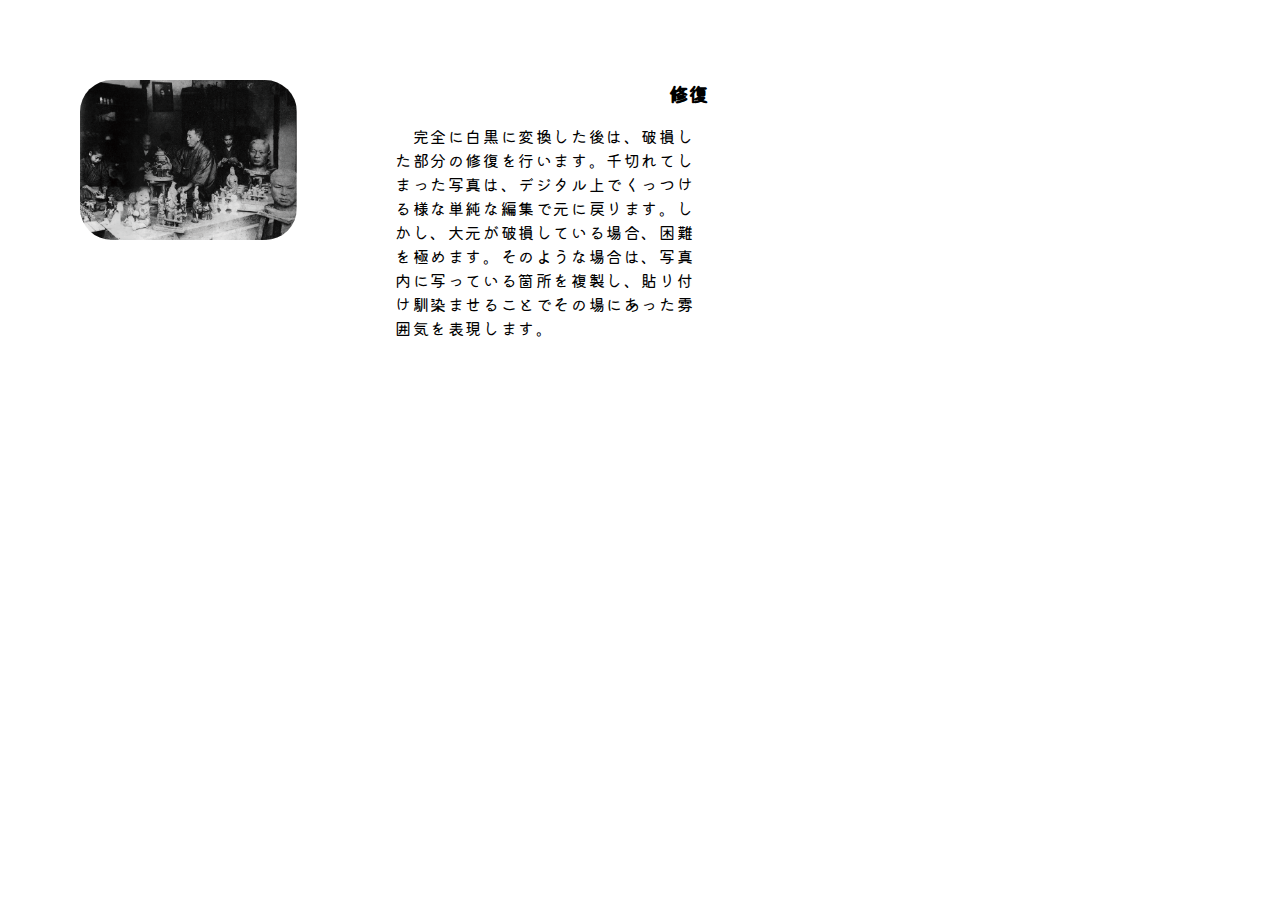
<file: process03.html>
<!DOCTYPE html>
<html lang="ja">

<head>
  <meta charset="UTF-8">
  <link rel="stylesheet" href="css/ModalWindow.css">
  <link rel="shortcut icon" href="images/favicon.ico">
  <link rel="preconnect" href="https://fonts.gstatic.com">
  <link href="https://fonts.googleapis.com/css2?family=Kiwi+Maru:wght@400&display=swap" rel="stylesheet">
  <title>210702</title>
</head>

<body>
  <div class="Window">

    <div class="WindowLeft">
      <img src="images/A3.png">
    </div>

    <div class="WindowRight">
      <div class="TitleH3">
        <h3>修復</h3>
      </div>
      <p>　完全に白黒に変換した後は、破損した部分の修復を行います。千切れてしまった写真は、デジタル上でくっつける様な単純な編集で元に戻ります。しかし、大元が破損している場合、困難を極めます。そのような場合は、写真内に写っている箇所を複製し、貼り付け馴染ませることでその場にあった雰囲気を表現します。</p>
    </div>
  </div>

</body>

</html>
</file>
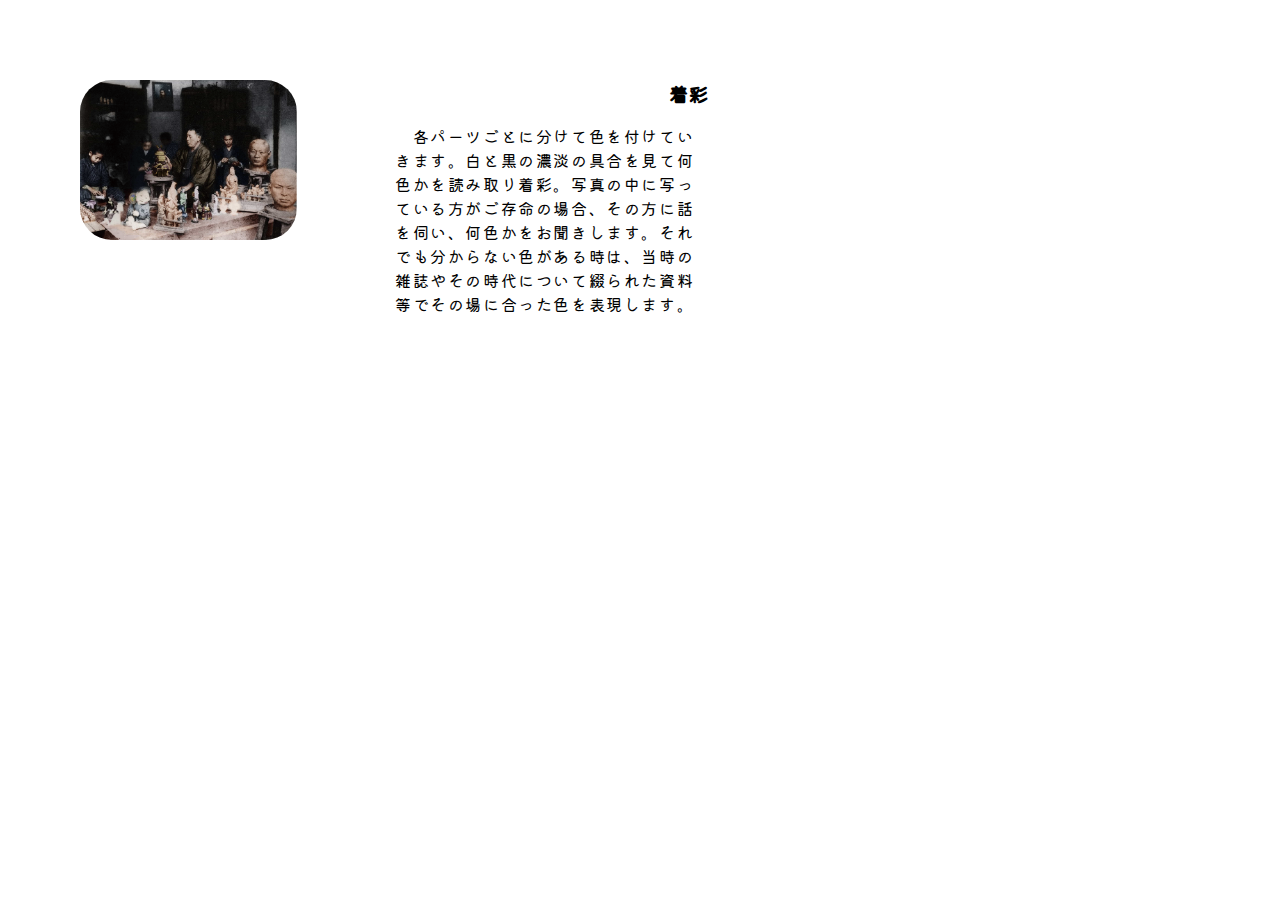
<file: process04.html>
<!DOCTYPE html>
<html lang="ja">

<head>
  <meta charset="UTF-8">
  <link rel="stylesheet" href="css/ModalWindow.css">
  <link rel="shortcut icon" href="images/favicon.ico">
  <link rel="preconnect" href="https://fonts.gstatic.com">
  <link href="https://fonts.googleapis.com/css2?family=Kiwi+Maru:wght@400&display=swap" rel="stylesheet">
  <title>210702</title>
</head>

<body>
  <div class="Window">

    <div class="WindowLeft">
      <img src="images/A4.png">
    </div>

    <div class="WindowRight">
      <div class="TitleH3">
        <h3>着彩</h3>
      </div>
      <p>　各パーツごとに分けて色を付けていきます。白と黒の濃淡の具合を見て何色かを読み取り着彩。写真の中に写っている方がご存命の場合、その方に話を伺い、何色かをお聞きします。それでも分からない色がある時は、当時の雑誌やその時代について綴られた資料等でその場に合った色を表現します。</p>
    </div>
  </div>

</body>

</html>
</file>
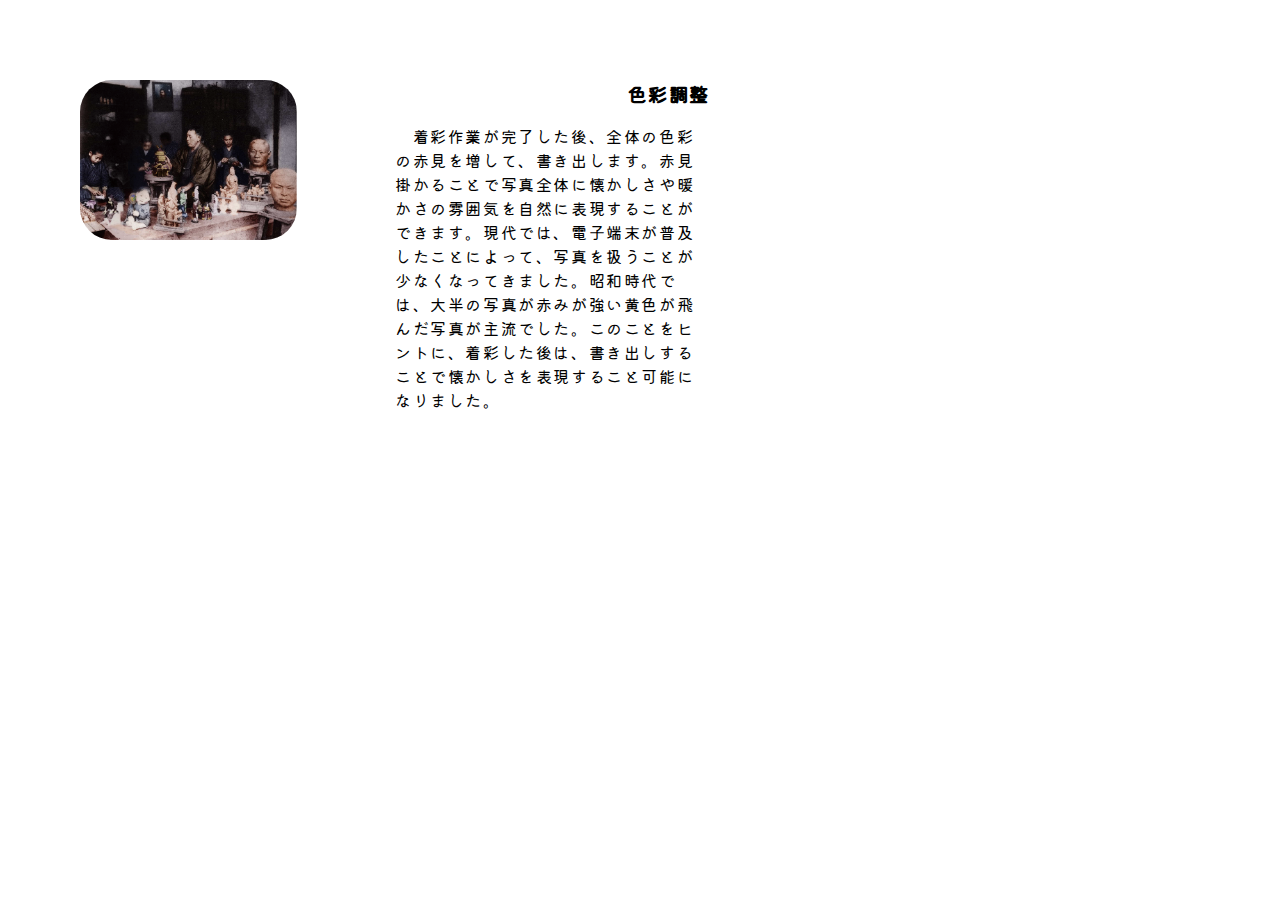
<file: process05.html>
<!DOCTYPE html>
<html lang="ja">

<head>
  <meta charset="UTF-8">
  <link rel="stylesheet" href="css/ModalWindow.css">
  <link rel="shortcut icon" href="images/favicon.ico">
  <link rel="preconnect" href="https://fonts.gstatic.com">
  <link href="https://fonts.googleapis.com/css2?family=Kiwi+Maru:wght@400&display=swap" rel="stylesheet">
  <title>210702</title>
</head>

<body>
  <div class="Window">

    <div class="WindowLeft">
      <img src="images/A5.png">
    </div>

    <div class="WindowRight">
      <div class="TitleH3">
        <h3>色彩調整</h3>
      </div>
      <p>　着彩作業が完了した後、全体の色彩の赤見を増して、書き出します。赤見掛かることで写真全体に懐かしさや暖かさの雰囲気を自然に表現することができます。現代では、電子端末が普及したことによって、写真を扱うことが少なくなってきました。昭和時代では、大半の写真が赤みが強い黄色が飛んだ写真が主流でした。このことをヒントに、着彩した後は、書き出しすることで懐かしさを表現すること可能になりました。</p>
    </div>
  </div>

</body>

</html>
</file>
<file: css/style.css>
@charset "UTF-8";

* {
  margin: 0;
  padding: 0;
  list-style: none;
  text-decoration: none;
}

body {
  font-family: 'Kiwi Maru', serif;
  width: 100%;
}



/*　上部ロゴ　*/
.TopLogo {
  text-align: center;
  animation-name: tpdwn;
  animation-duration: 2s;
}

@keyframes tpdwn {
  from {
    transform: translateY(-200px);
  }

  to {
    transform: translateY(0);
  }
}

.TopLogo img {
  width: 22rem;
  margin-top: 2rem;
  margin-bottom: 2rem;
}

/*　上部動画　*/
.TopMovie {
  text-align: center;
}

.TopMovie iframe {
  border-radius: 2.5rem;
  width: 80rem;
  height: 44rem;
  max-width: 100%;
}

/*　メニュー　*/
.TopMenu {
  max-width: 100%;
  width: 100%;
  background: linear-gradient(rgba(0,0,0,0),white);
  opacity: 0.97;
  position: fixed;
  bottom: 0;
}

.TopMenu ul {
text-align: center;

}

.TopMenu li {
  display: inline-block;
  margin-top: 1.5rem;
  margin-bottom: 1.5rem;
}

.TopMenu a {
  color: black;
  font-size: 1.4rem;
  letter-spacing: 0.2rem;
  padding-right: 1.5rem;
  padding-left: 1.5rem;
}

.TopMenu a:hover {
  opacity: 0.5;
}


/*　本文　*/
main {
  width: 50%;
  margin: auto;
}

/*　h1（タイトル）設定　*/
main h1 {
  margin-bottom: 5rem;
  font-size: 2rem;
  letter-spacing: 0.2rem;
  text-align: center;
}

/*　最新情報設定　*/
.news {
  text-align: center;
}

.BigBox {
  margin-top: 10rem;
  margin-bottom: 20rem;
}

.BigBox ul {
  margin-right: -10px;
}

.BigBox li {
  display: inline-block;
}

.box {
  width: 25rem;
  margin-right: 2rem;
  margin-bottom: 2rem;
  cursor: pointer;
}

.box img {
  width: 25rem;
  height: 15rem;
  object-fit: cover;
  border-radius: 2rem;
}

.box p {
  text-align: right;
  font-size: 1rem;
}

.box a {
  color: black;
}

.SubText {
margin-top: 5rem;
}

.SubText a {
  color: black;
  font-size: 1.5rem;
  letter-spacing: 0.5rem;

}

.SubText a:hover {
  opacity: 0.5;
}


/*　monokara.とは?設定　*/
.about {
  text-align: center;
}

.box1 img {
  max-width: 100%;
  width: 50rem;
  border-radius: 2.5rem;
}

.box1 p {
  text-align: left;
  font-size: 1.2rem;
  letter-spacing: 0.1rem;
  line-height: 2.5rem;
  padding-top: 3rem;
}

/*　修復と着彩設定　*/
.process {
  text-align: center;
}

.BigBox1 {
  margin-top: 10rem;
  margin-bottom: 20rem;
}

.BigBox1 li {
  display: inline-block;
}

.box2 {
  width: 25rem;
  margin-right: 2rem;
  margin-bottom: 3rem;
  cursor: pointer;
}

.box2 img {
  width: 25rem;
  height: 15rem;
  object-fit: cover;
  border-radius: 2rem;
}

.box2 p {
  text-align: right;
  font-size: 1.4rem;
}


/*　作品設定　*/
.opus {
  text-align: center;
}

.opus p {
  font-size: 1.5rem;
  letter-spacing: 0.5rem;
  margin-top: 5rem;
}

.opus a {
  color: black;
}

.opus a:hover {
  opacity: 0.5;
}


/*　取り組み設定　*/
.ArticleBox{
  max-width: 100%;
  margin-bottom: 5rem;
}

.ArticleBox img{
  width: 25rem;
  height: 15rem;
  object-fit: cover;
  border-radius: 2rem;
}

.ArticleBox-right{
  max-height: 15rem;
  max-width: 50rem;
  padding-left: 5rem;
  text-align: left;
}

.ArticleBox-right h2{
  letter-spacing: 0.5rem;
  padding-bottom: 0.3rem;
}

.ArticleBox-right p{
  letter-spacing: 0.1rem;

}




/*　質問　*/
.box3 {
  text-align: center;
  margin-bottom: 5rem;
}

.box3 p {
  text-align: left;
  letter-spacing: 0.2rem;
  font-size: 1.7rem;
}

/*　フッター　*/
footer {
  background-color: dimgray;
  padding: 5rem;
  max-width: 100%;
}

.FooterBox{
  text-align: center;
}

.UnderLogo{
  padding-bottom: 5rem;
}

.UnderLogo li {
  display: inline-block;
}

.UnderLogo img {
  height: 2.5rem;
  padding: 1.5rem;
}

.UnderLogo img:hover {
  opacity: 0.5;
}

.Undertext {
  color: white;
  letter-spacing: 0.2rem;
}

.Undertext-a {
  margin-bottom: 0.4rem;
  font-size: 0.8rem;
}

.copy-a {
  color: white;
  margin-top: 3rem;
  letter-spacing: 0.2rem;
  font-size: 0.5rem;
}
</file>
<file: css/ModalWindow.css>
@charset "UTF-8";

* {
  margin: 0;
  padding: 0;
  list-style: none;
  text-decoration: none;
}

body {
  width: 100%;
  font-family: 'Kiwi Maru', serif;
}

.Window {
  background-color: white;
  border-radius: 2.5rem;
 max-width: 70vh;
 height: 70vh;
  padding: 5rem;
}

.WindowLeft{
  float: left;
  max-width: 50%;
  height: 70vh;

}

.WindowLeft img{
  max-width: 15rem;
  height: 10rem;
  margin-bottom: 1rem;
  object-fit: cover;
  border-radius: 2rem;
}

.WindowRight{
  display: inline-block;
  float: right;
  max-width: 50%;
  height: 70vh;
}

.TitleH3{
  margin-bottom: 1rem;
}

.TitleH3 h3 {
  font-size: 1.2rem;
  letter-spacing: 0.1rem;
  text-align: right;
}

.WindowRight p {
  font-size: 1rem;
  letter-spacing: 0.1rem;
}
</file>
